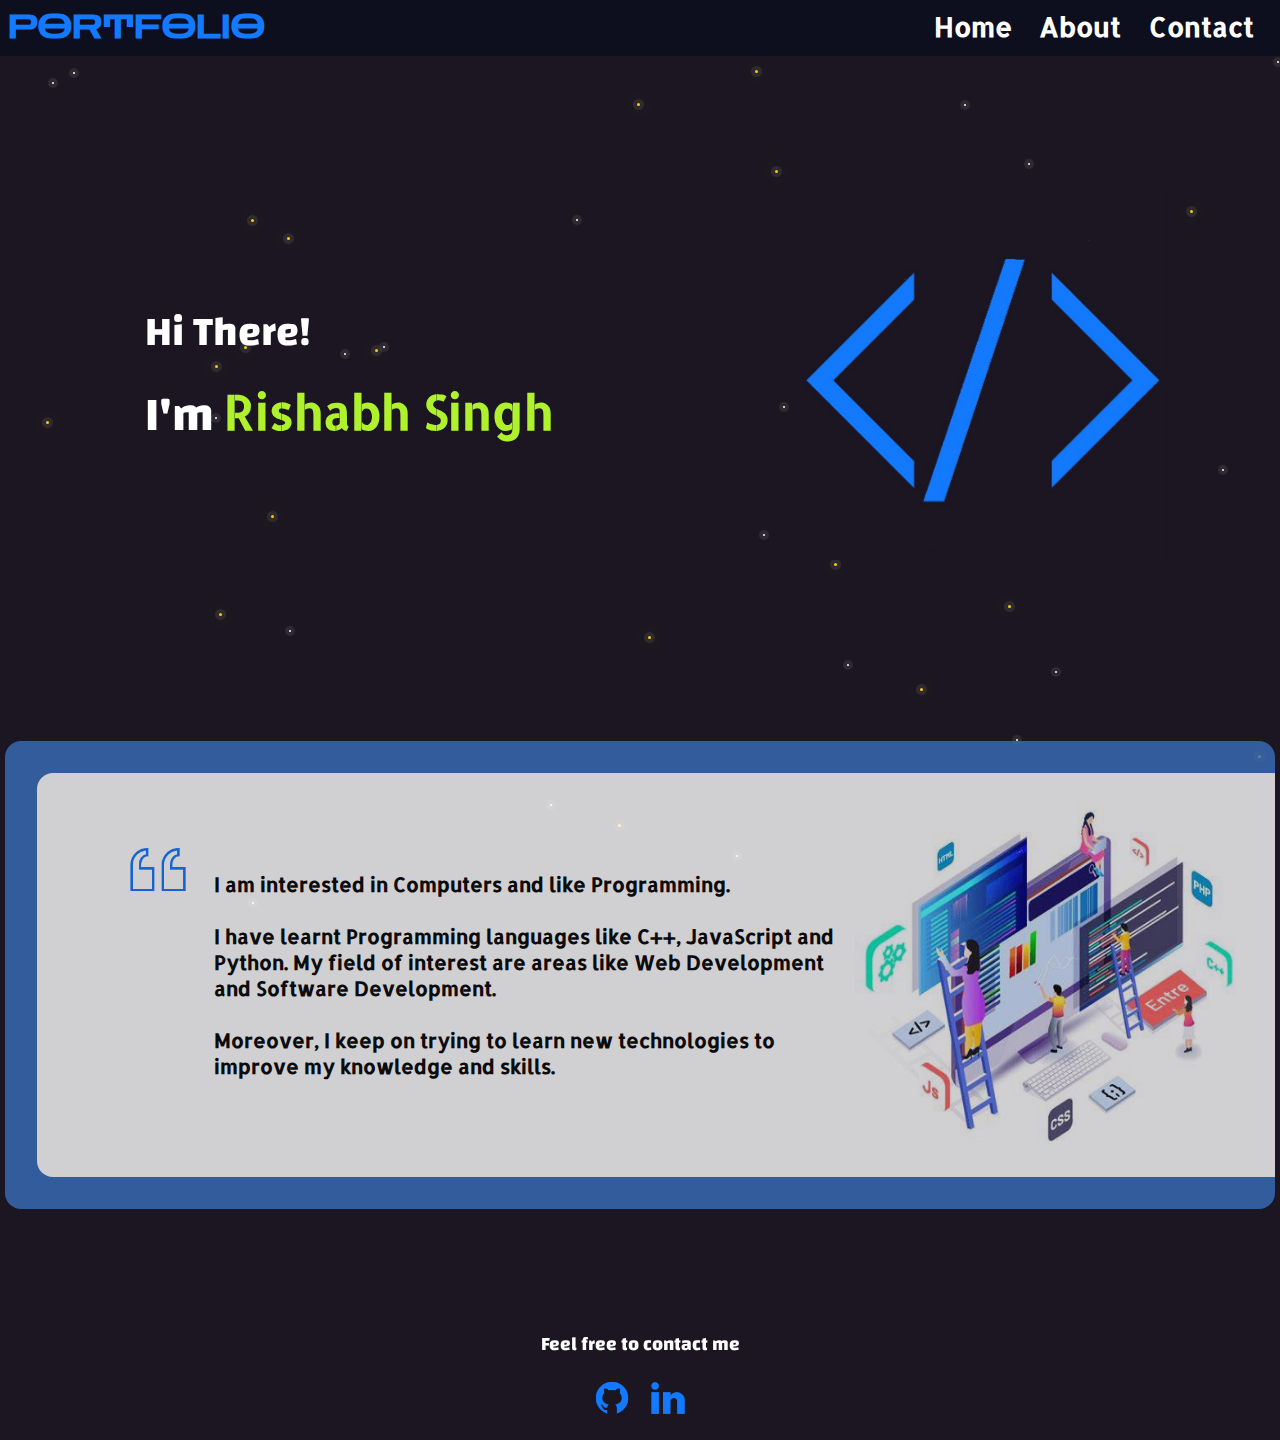
<file: index.html>
<!DOCTYPE html>
<html lang="en">

<head>
    <meta charset="UTF-8">
    <meta http-equiv="X-UA-Compatible" content="IE=edge">
    <meta name="viewport" content="width=device-width, initial-scale=1.0">
    <title>Rishabh's Portfolio</title>
    <link rel="stylesheet" href="css/styles.css">
    <script defer src="js/index.js"></script>
    <script defer src="js/tilt.jquery.js"></script>
    <script src="https://code.jquery.com/jquery-3.7.0.js"
        integrity="sha256-JlqSTELeR4TLqP0OG9dxM7yDPqX1ox/HfgiSLBj8+kM=" crossorigin="anonymous"></script>
</head>

<body>
    <header>
        <div class="hdr">
            <h1><a href="index.html">PORTFOLIO</a></h1>
            <button class="menu" onclick="perform()" id="btn">
                <div class="icon"></div>
            </button>
        </div>
        <nav class="navlist" id="nl">
            <ul>
                <li><a href="index.html">Home</a></li>
                <li><a href="about.html">About</a></li>
                <li><a href="contact.html">Contact</a></li>
            </ul>
        </nav>
    </header>
    <div class="star">
        <span class="dot"></span>
    </div>
    <main class="container">
        <div class="container1">
            <div class="container2">
                <h3 class="h3">Hi There!</h3>
                <h2 class="h2">
                    I'm <span class="nowrap name">Rishabh Singh</span><br>
                </h2>
            </div>
            <div class="animated" data-tilt>
                <figure>
                    <img src="img/web.jpg" class="animfigure" alt="dev_logo" width="100px">
                </figure>
            </div>
        </div>
        <div class="container3">
            <div class="container5">
                <section class="section3">
                    <img src="img/icons8-quote-left-100.png" class="img" alt="quote" width="100px">
                    <article class="article">
                        <ul class="articlelist">
                            <li>
                                I am interested in Computers and like Programming.
                            </li>
                            <li>
                                <br>
                                I have learnt Programming languages like C++, JavaScript and Python. My field of
                                interest are areas like Web Development and Software Development.
                            </li>
                            <li>
                                <br>
                                Moreover, I keep on trying to learn new technologies to improve my knowledge and skills.
                            </li>
                        </ul>
                    </article>
                </section>
                <figure>
                    <img src="img/OIP.jpg" class="figure" alt="" width="370px" height="370px">
                </figure>
            </div>
        </div>
        <div class="container4">
            <h4 class="h4">Feel free to contact me</h4>
            <section class="contact">
                <a href="https://github.com/Rishabh705"><img src="img/icons8-github-64.png" alt="Github Icon"
                        height="40"></a>
                <a href="https://www.linkedin.com/in/rishabh-singh-93b68223a/"><img src="img/icons8-linkedin-2-96.png"
                        alt="LinkedIn Icon" height="40"></a>
            </section>
        </div>
    </main>
</body>

</html>
</file>
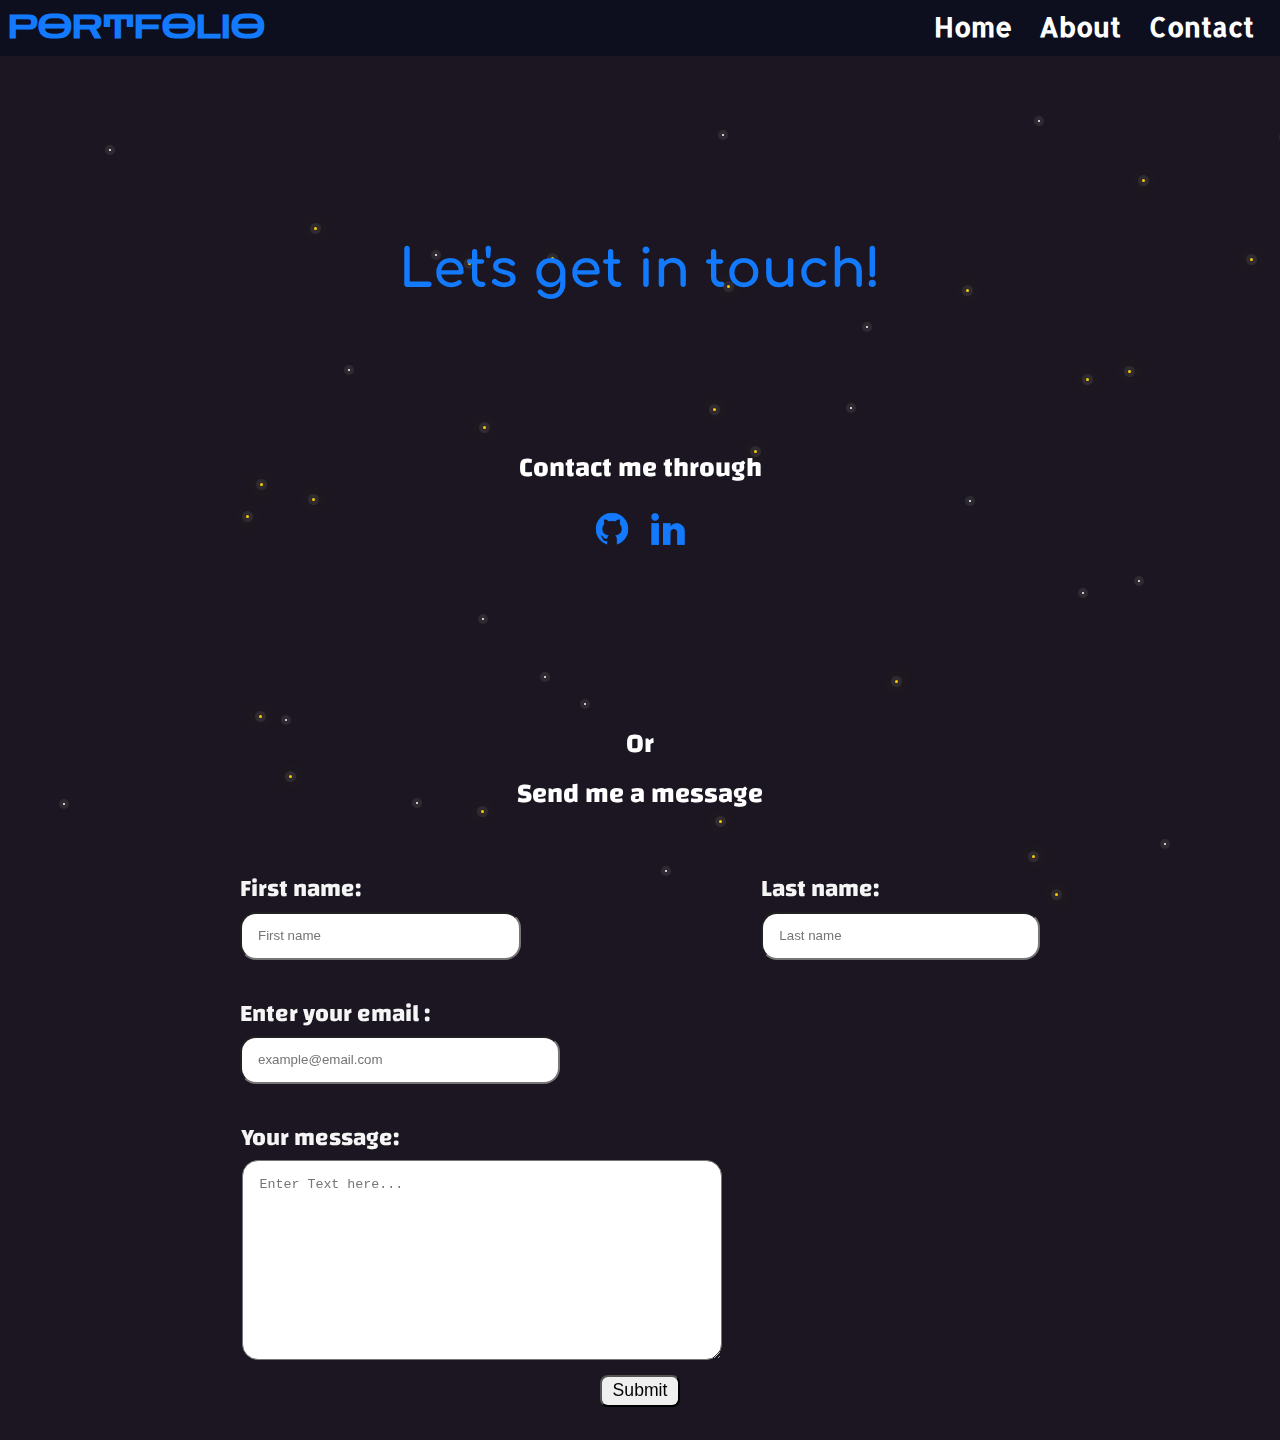
<file: contact.html>
<!DOCTYPE html>
<html lang="en">
<head>
    <meta charset="UTF-8">
    <meta http-equiv="X-UA-Compatible" content="IE=edge">
    <meta name="viewport" content="width=device-width, initial-scale=1.0">
    <title>My Portfolio</title>
    <link rel="stylesheet" href="css/contact.css">
    <script defer src="js/contact.js"></script>
</head>

<body>
    <header>
        <div class="hdr">
            <h1><a href="index.html">PORTFOLIO</a></h1>
            <button class="menu" onclick="perform()" id="btn">
                <div class="icon"></div>
            </button>
        </div>
        <nav class="navlist"  id="nl">
            <ul >
                <li><a href="index.html">Home</a></li>
                <li><a href="about.html">About</a></li>
                <li><a href="contact.html">Contact</a></li>
            </ul>
        </nav>
    </header>
    <div class="star">
        <span class="dot"></span>
    </div>
    <main class="main">
        <section class="intro">
            <div class="contact1">
                Let's get in touch!
            </div>
            <div class="contact2">
                <h3 class="h3">Contact me through</h3>
                <section class="contact">
                    <a href="https://github.com/Rishabh705"><img src="img/icons8-github-64.png" alt="Github Icon"
                            height="40"></a>
                    <a href="https://www.linkedin.com/in/rishabh-singh-93b68223a/"><img
                            src="img/icons8-linkedin-2-96.png" alt="LinkedIn Icon" height="40"></a>
                </section>
            </div>
            <div class="contact3">
                <h3 class="h3">Or</h3>
                <h3 class="h3">Send me a message</h3>
                <form class="form" id="msgfrm">
                    <div class="name">
                        <div class="fn">
                            <label for="fname">First name:</label>
                            <input type="text" id="fname" class="fname" name="fname" placeholder="First name"><br>
                        </div>
                        <div class="ln">
                            <label for="lname">Last name:</label>
                            <input type="text" id="lname" class="lname" placeholder="Last name" name="lname"><br>
                        </div>
                    </div>
                    <div class="usremail">
                        <label for="email">Enter your email :</label>
                        <input type="email" class="email" placeholder="example@email.com">
                    </div>
                    <div class="msgcon">
                        <h3 class="msg">Your message:</h3>
                        <textarea class="txtarea" form="usrform" placeholder="Enter Text here..."></textarea>
                    </div>
                    <input type="Submit" class="submit">
                </form>
            </div>
        </section>
    </main>
</body>

</html>
</file>
<file: css/styles.css>
@import url("https://fonts.googleapis.com/css2?family=Nunito&display=swap");
@import url("https://fonts.googleapis.com/css2?family=Fredoka+One&display=swap");
@import url("https://fonts.googleapis.com/css2?family=Zen+Dots&display=swap");
@import url('https://fonts.googleapis.com/css2?family=Changa&display=swap');
@import url('https://fonts.googleapis.com/css2?family=Allerta+Stencil&family=Changa&display=swap');

* {
  padding: 0;
  margin: 0;
  box-sizing: border-box;
}

.hdr {
  height: 54px;
  z-index: 1;
  display: flex;
  flex-flow: row;
  justify-content: space-between;
}

header {
  width: 100%;
  background: #0d0f1e;
  position: fixed;
  z-index: 1;
  /* border: 1px solid yellow; */
  display: flex;
  flex-flow: column;
}

@keyframes showMenu {
  0% {
    transform: scaleY(0);
  }

  80% {
    transform: scaleY(1.2);
  }

  100% {
    transform: scaleY(1);
  }
}
h1 a{
  color: #137afd;
  text-decoration: none;
}
.navlist {
  background-color: #41413d;
  display: none;
  z-index: 1;
  transform-origin: top center;
  animation: showMenu 0.5s ease-in-out forwards;
}

.navlist ul {
  list-style-type: none;
  display: flex;
  flex-flow: column nowrap;
  font-family: 'Allerta Stencil', sans-serif;
  font-weight: 800;
}

.navlist li {
  padding: 0.5rem;
  border-top: 1px solid #0d0f1e;
  font-size: 1.7rem;
}

.navlist a {
  display: block;
  text-align: center;
  width: 80%;
  margin: auto;
}

.navlist a:any-link{
  font-weight: bold;
  color: white;
  text-decoration: none;
}

.navlist a:hover,
.navlist a:focus {
  transform: scale(1.2);
  color: whitesmoke;
  transition: all 0.3s;
}

h1 {
  display: inline-block;
  padding: 6px;
  font-style: bold;
  font-size: 2rem;
  color: #137afd;
  font-family: "Zen Dots", 'Allerta Stencil', sans-serif;
  cursor: pointer;
  /* border: 1px solid yellow; */
}

/* backgorund */
.star{
  /* display: flex; */
  position: fixed;
  min-height: 100vh;
  min-width: 100vw;
}
.dot{
  /* border: 2px solid #b0f12e; */
  position: absolute;
  margin: 10px;
  z-index: -1;
  border-radius: 2rem;
}
.dot:nth-child(even){
  width: 2px;
  height: 2px;
  background: #fefefe;
  box-shadow: 0 0 0 4px #5e5e5f44,
  0 0 1rem #fefefe, 0 0 50rem #fefefe;
}
.dot:nth-child(odd){
  width: 3px;
  height: 3px;
  background: #f8ce00;
  box-shadow: 0 0 0 4px #5e5e5f44,
  0 0 1rem #f8ce00, 0 0 50rem #f8ce00;
}

body {
  font-family: "Changa";
  background-color: hsl(256, 36%, 16%);
  min-height: 160vh;
  background: #1b1621;
  display: flex;
  flex-direction: column;
}

.container {
  position: absolute;
  top: 1rem;
  display: flex;
  flex-direction: column;
  flex-grow: 1;
}

.name {
  font-family: 'Allerta Stencil', Courier, monospace;
  color: #b0f12e;
}

.nowrap {
  white-space: nowrap;
}

.container1 {
  display: flex;
  flex-flow: row;
  height: 44rem;
  justify-content:space-between;
  /* border : 2px solid yellow; */
}

.container2 {
  display: flex;
  width: 100%;
  flex-flow: column;
  /* border: 2px solid yellow; */
}

.h3 {
  color: white;
  font-size: 3rem;
  cursor: default;
}

.h2 {
  font-size: 3.3rem;
  color: rgb(255, 255, 255);
  cursor: default;
}

#head {
  margin-top: 3.5rem;
  color: whitesmoke;
  margin-left: 3.5rem;
}

.about {
  color: whitesmoke;
}

.animated {
  width: 10rem;
  transform-style: preserve-3d
}
.animfigure{
  /* border: 1px solid yellow; */
  transform: translateZ(200px);
  width: 170%;
  height: auto;
}
.container3 {
  display: flex;
  margin: 0.3rem;
  border-radius: 1rem;
  background: #3a6ebc;
  color: rgb(9, 9, 9);
  opacity: 80%;
  min-height: 468px;
  padding: 3rem 0 3rem 3rem;
}

.article {
  margin: 7.4rem 0px 7rem 10rem;
  font-size: 1.5rem;
}

.articlelist {
  list-style-type: none;
  font-family: 'Allerta Stencil', sans-serif;
  font-weight: 800;
  padding: 0.65rem;
  display: inline-block;
}

.section3 {
  position: relative;
  width: 65%;
  margin: 0;
  display: flex;
  flex-flow: column;
}

.img {
  /* display: block; */
  position: absolute;
  top: 3.6rem;
  left: 2rem;
}

.container5 {
  background-color: #fefefe;
  width: 100%;
  border-radius: 1rem 0 0 1rem;
  display: flex;
  position: relative;
}

figure {
  display: flex;
}

.figure {
  position: relative;
  top: 3.6rem;
  right: 2rem;
}

.h4 {
  text-align: center;
  font-size: 1.2rem;
  color: rgb(255, 255, 255);
  cursor: default;
}

.container4 {
  margin: 7rem auto 0 auto;
}

h2 {
  color: aliceblue;
}

.contact {
  text-align: center;
  margin-top: 1rem;
}

.contact a {
  margin-inline: 0.4rem;
}

.contact :hover {
  transform: scale(1.2)
}

/* media queries */
@media screen and (max-width:575px) {
  .hdr {
    height: 3.5rem;
  }

  header {
    display: flex;
    flex-flow: column nowrap;
    justify-content: space-between;
  }

  h1 {
    padding: 12px;
    font-size: 1.5rem;
  }

  .h2 {
    margin: auto;
    font-size: 2.2rem;
  }

  .h3 {
    margin: auto;
    font-size: 1.9rem;
  }

  .container1 {
    height: 39rem;
    flex-flow: column;
    justify-content: space-evenly;
    align-items: center;
  }

  .articlelist {
    padding-left: 1.5rem;
  }

  .articlelist li {
    font-size: 13px;
  }

  .container2 {
    top: 27vh;
  }

  .container3 {
    padding: 2rem 0 2rem 2rem;
  }

  .container5 {
    flex-flow: column;
  }
  .animfigure{
    width: 170%;
    height: auto;
  }
  .article {
    margin: 28px 30px 0px 34px;
  }

  .section3 {
    width: 100%;
  }

  .figure {
    width: 40%;
    height: auto;
    top: -0.4rem;
    right: 0rem;
  }

  figure {
    justify-content: center;
  }

  /* Menu button */
  .menu {
    position: relative;
    /* border: 1px solid yellowgreen; */
    display: flex;
    justify-content: center;
    align-items: center;
    width: 40px;
    height: 40px;
    top: 0.4rem;
    right: 1.6rem;
    background: transparent;
    border: none;
  }

  .icon,
  .icon::before,
  .icon::after {
    position: absolute;
    width: 35px;
    height: 3.5px;
    border-radius: 5px;
    background: whitesmoke;
    transition: all 0.3s;
  }

  .icon::before,
  .icon::after {
    content: " ";
  }

  .icon::before {
    transform: translate(-17.5px, -12px);
  }

  .icon::after {
    transform: translate(-17.5px, 12px);
  }

  .icon_clicked {
    background-color: transparent;
    transform: rotate(720deg)
  }

  .icon_clicked::before {
    transform: translateX(-17px) rotate(45deg);
  }

  .icon_clicked::after {
    transform: translateX(-17px) rotate(-45deg);
  }

  .img {
    width: 10%;
    width: 38px;
    top: 1.3rem;
    left: 0.7rem;
  }

  p {
    font-size: 1rem;
  }

}

@media screen and (min-width:576px) {
  .hdr {
    height: 3.5rem;
  }

  header {
    display: flex;
    flex-flow: column nowrap;
    justify-content: space-between;
  }

  h1 {
    padding: 9px 8px 8px 8px;
    font-size: 1.8rem;
  }

  .h2 {
    margin: auto;
    font-size: 2.2rem;
  }

  .h3 {
    margin: auto;
    font-size: 1.9rem;
  }

  .container1 {
    height: 39rem;
    align-items: center;
    justify-content: space-evenly;
    flex-flow: column;
  }

  .animfigure{
    width: 170%;
    height: auto;
  }

  .slash {
    width: 0.67rem;
    height: 8rem;
  }

  .articlelist {
    padding-left: 1.5rem;
  }

  .articlelist li {
    font-size: 20px;
  }

  .container2 {
    top: 28vh;
  }

  .container3 {
    padding: 2rem 0 2rem 2rem;
  }

  .container5 {
    flex-flow: column;
  }

  .article {
    margin: 40px 30px 0px 62px;
  }

  .section3 {
    width: 100%;
  }

  .figure {
    width: 40%;
    height: auto;
    top: -0.4rem;
    right: 0rem;
  }

  figure {
    justify-content: center;
  }

  /* Menu button */
  .menu {
    position: relative;
    /* border: 1px solid yellowgreen; */
    display: flex;
    justify-content: center;
    align-items: center;
    width: 48px;
    height: 48px;
    top: 0.1rem;
    right: 2rem;
    background: transparent;
    border: none;
  }

  .icon,
  .icon::before,
  .icon::after {
    position: absolute;
    width: 42px;
    height: 3.5px;
    border-radius: 5px;
    background: whitesmoke;
    transition: all 0.3s;
  }

  .icon::before,
  .icon::after {
    content: " ";
  }

  .icon::before {
    transform: translate(-21px, -12px);
  }

  .icon::after {
    transform: translate(-21px, 12px);
  }

  .icon_clicked {
    background-color: transparent;
    transform: rotate(720deg)
  }

  .icon_clicked::before {
    transform: translateX(-20px) rotate(45deg);
  }

  .icon_clicked::after {
    transform: translateX(-20px) rotate(-45deg);
  }

  .img {
    width: 10%;
    max-width: 60px;
    top: 1.3rem;
    left: 0.7rem;
  }

  p {
    font-size: 1rem;
  }
}

@media screen and (min-width:768px) {
  .hdr {
    height: 3.5rem;
  }

  header {
    display: flex;
    flex-flow: column nowrap;
    justify-content: space-between;
  }

  h1 {
    padding: 8px 8px 8px 8px;
    font-size: 2rem;
  }

  .navlist {
    display: none;
  }

  .h2 {
    margin: auto;
    font-size: 2.8rem;
  }

  .h3 {
    margin: auto;
    font-size: 2.5rem;
  }

  .container1 {
    height: 41rem;
    flex-flow: column;
  }

  .animated {
    top: 64vh;
    left: 13vw;
  }

  .articlelist li {
    font-size: 20px;
  }

  .container2 {
    top: 26vh;
  }

  .container3 {
    padding: 2rem 0 2rem 2rem;
  }

  .container5 {
    flex-flow: column;
  }

  .article {
    margin: 40px 30px 0px 62px;
  }

  .section3 {
    width: 100%;
  }

  .figure {
    width: 30%;
    height: auto;
    top: -0.4rem;
    right: 0rem;
  }

  figure {
    justify-content: center;
  }

  /* Menu button */
  .menu {
    position: relative;
    /* border: 1px solid yellowgreen; */
    display: flex;
    justify-content: center;
    align-items: center;
    width: 48px;
    height: 48px;
    top: 0.1rem;
    right: 2rem;
    background: transparent;
    border: none;
  }

  .icon,
  .icon::before,
  .icon::after {
    position: absolute;
    width: 42px;
    height: 3.5px;
    border-radius: 5px;
    background: whitesmoke;
    transition: all 0.3s;
  }

  .icon::before,
  .icon::after {
    content: " ";
  }

  .icon::before {
    transform: translate(-21px, -12px);
  }

  .icon::after {
    transform: translate(-21px, 12px);
  }

  .icon_clicked {
    background-color: transparent;
    transform: rotate(720deg)
  }

  .icon_clicked::before {
    transform: translateX(-20px) rotate(45deg);
  }

  .icon_clicked::after {
    transform: translateX(-20px) rotate(-45deg);
  }

  .img {
    width: 10%;
    max-width: 60px;
    top: 1.3rem;
    left: 0.7rem;
  }

  p {
    font-size: 1rem;
  }
}

@media screen and (min-width:992px) {
  .hdr {
    height: 3.5rem;
  }

  header {
    display: flex;
    flex-flow: row nowrap;
    justify-content: space-between;
  }

  .navlist {
    background: #0d0f1e;
    display: inline-block;
    animation: none;
  }

  .navlist li {
    margin-inline: 0.3rem;
  }

  .navlist ul {
    padding-right: 1.5rem;
    flex-flow: row nowrap;
  }

  h1 {
    padding: 8px 8px 8px 8px;
    font-size: 2rem;
  }

  .h2 {
    margin-left: 0rem;
    font-size: 2.4rem;
  }

  .h3 {
    margin-left: 0rem;
    font-size: 2.2rem;
  }

  .container1 {
    justify-content: space-around;
    height: 39rem;
    flex-flow: row;
  }
  .animated{
    width: 21rem;
    /* border: 1px solid red; */
  }
  .animfigure{
    width: 100%;
    height: auto;
  }
  .articlelist li {
    font-size: 20px;
  }

  .container2 {
    display: flex;
    width: 36%;
    align-items: center;
  }

  .container3 {
    padding: 2rem 0 2rem 2rem;
  }

  .container5 {
    flex-flow: column;
  }

  .article {
    margin: 40px 30px 0px 62px;
  }

  .section3 {
    width: 100%;
  }

  .navlist {
    display: inline;
    top: 0.05rem;
    right: 0rem;
  }

  li {
    font-size: 1.4rem;
    margin-inline: 0.7rem;
  }

  .menu {
    display: none;
  }

  .figure {
    width: 30%;
    height: auto;
    top: -0.4rem;
    right: 0rem;
  }

  figure {
    justify-content: center;
  }

  .img {
    width: 10%;
    max-width: 60px;
    top: 1.3rem;
    left: 0.7rem;
  }

  p {
    font-size: 1rem;
  }
}

@media screen and (min-width:1200px) {
  .hdr {
    height: 3.5rem;
  }

  header {
    display: flex;
    flex-flow: row nowrap;
    justify-content: space-between;
  }

  .navlist {
    background: #0d0f1e;
    display: inline-block;
    animation: none;
  }

  .navlist li {
    margin-inline: 0.3rem;
  }

  .navlist ul {
    padding-right: 1.5rem;
    flex-flow: row nowrap;
  }

  h1 {
    padding: 8px 8px 8px 8px;
    font-size: 2rem;
  }

  .h2 {
    margin-left: 2rem;
    font-size: 3.0rem;
  }

  .h3 {
    margin-left: 2rem;
    font-size: 2.6rem;
  }

  .container1 {
    height: 45rem;
    flex-flow: row;
  }
  .animated{
    width: 23rem;
    /* border: 1px solid red; */
  }
  .animfigure{
    width: 100%;
    height: auto;
  }
  .articlelist li {
    font-size: 20px;
  }

  .navlist {
    display: inline;
    top: 0.05rem;
    right: 0rem;
  }

  li {
    font-size: 1.4rem;
    margin-inline: 0.7rem;
  }

  .menu {
    display: none;
  }

  .container2 {
    top: 36vh;
    left: 0vw;
  }

  .container3 {
    padding: 2rem 0 2rem 2rem;
  }

  .container5 {
    flex-flow: row;
  }

  .article {
    margin: 40px 30px 0px 62px;
  }

  .section3 {
    margin-left: 5rem;
    margin-top: 3rem;
    width: 70%;
  }

  .figure {
    width: 100%;
    height: auto;
    top: 0rem;
    right: 2rem;
  }

  figure {
    justify-content: center;
  }

  /* Menu button */

  .img {
    width: 10%;
    max-width: 60px;
    top: 1.3rem;
    left: 0.7rem;
  }

  p {
    font-size: 1rem;
  }
}

@media screen and (max-height:425px) and (min-aspect-ratio:7/4) {
  header {
    /* border: 1px solid yellow; */
    height: 47px;
  }

  h1 {
    padding: 4px;
    font-size: 2rem;
    /* border: 1px solid yellow; */
  }

  .navlist {
    font-size: 26px;
    padding: 8px;
  }

  .h3 {
    font-size: min(350%, 400px);
  }

  .h2 {
    font-size: min(220%, 400px);
  }

  .contact {
    margin-top: 3rem;
    margin-bottom: 1rem;
  }

}
</file>
<file: css/contact.css>
@import url("https://fonts.googleapis.com/css2?family=Nunito&display=swap");
@import url("https://fonts.googleapis.com/css2?family=Fredoka+One&display=swap");
@import url("https://fonts.googleapis.com/css2?family=Zen+Dots&display=swap");
@import url('https://fonts.googleapis.com/css2?family=Changa&display=swap');
@import url('https://fonts.googleapis.com/css2?family=Allerta+Stencil&family=Changa&display=swap');
@import url('https://fonts.googleapis.com/css2?family=Comfortaa&display=swap');

* {
  padding: 0;
  margin: 0;
  box-sizing: border-box;
}

.hdr {
  height: 54px;
  z-index: 1;
  display: flex;
  flex-flow: row;
  justify-content: space-between;
}

header {
  width: 100%;
  background: #0d0f1e;
  position: fixed;
  z-index: 1;
  /* border: 1px solid yellow; */
  display: flex;
  flex-flow: column;
}


@keyframes showMenu {
  0% {
    transform: scaleY(0);
  }

  80% {
    transform: scaleY(1.2);
  }

  100% {
    transform: scaleY(1);
  }
}

h1 a {
  color: #137afd;
  text-decoration: none;
}

.navlist {
  background-color: #41413d;
  display: none;
  z-index: 2;
  transform-origin: top center;
  animation: showMenu 0.5s ease-in-out forwards;
}

.navlist ul {
  list-style-type: none;
  display: flex;
  flex-flow: column nowrap;
  font-family: 'Allerta Stencil', sans-serif;
  font-weight: 800;
}

.navlist li {
  padding: 0.5rem;
  border-top: 1px solid #0d0f1e;
  font-size: 1.7rem;
}

.navlist a {
  display: block;
  text-align: center;
  width: 80%;
  margin: auto;
}

.navlist a:any-link {
  font-weight: bold;
  color: white;
  text-decoration: none;
}

.navlist a:hover,
.navlist a:focus {
  transform: scale(1.2);
  color: whitesmoke;
  transition: all 0.3s;
}

h1 {
  display: inline-block;
  font-size: 2rem;
  color: #137afd;
  font-family: "Zen Dots", 'Allerta Stencil', sans-serif;
  cursor: pointer;
  /* border: 1px solid yellow; */
}

/* backgorund */
.star {
  /* display: flex; */
  position: fixed;
  min-height: 100vh;
  min-width: 100vw;
}

.dot {
  /* border: 2px solid #b0f12e; */
  position: absolute;
  margin: 10px;
  z-index: -1;
  border-radius: 2rem;
}

.dot:nth-child(even) {
  width: 2px;
  height: 2px;
  background: #fefefe;
  box-shadow: 0 0 0 4px #5e5e5f44,
    0 0 1rem #fefefe, 0 0 50rem #fefefe;
}

.dot:nth-child(odd) {
  width: 3px;
  height: 3px;
  background: #f8ce00;
  box-shadow: 0 0 0 4px #5e5e5f44,
    0 0 1rem #f8ce00, 0 0 50rem #f8ce00;
}

body {
  font-family: "Changa";
  background-color: hsl(256, 36%, 16%);
  min-height: 160vh;
  background: #1b1621;
  display: flex;
  flex-direction: column;
}

.main {
  /* margin: auto; */
  z-index: 0;
}
  .h3 {
    text-align: center;
    font-size: 2.2rem;
    color: rgb(255, 255, 255);
    cursor: default;
  }

  .contact {
    text-align: center;
    margin-top: 1rem;
  }

  .contact a {
    margin-inline: 0.4rem;
  }

  .contact :hover {
    transform: scale(1.2)
  }

  .contact1 {
    width: 100%;
    text-align: center;
    font-family: 'Comfortaa', cursive;
    font-weight: bolder;
    font-size: 3.5rem;
    color: #137afd;
    margin-top: 15rem;
  }

  .contact2 {
    margin-top: 9rem;
    color: whitesmoke;
  }

  .contact3 {
    width: 100%;
    margin-top: 9rem;
    font-size: 2rem;
    font-weight: bold;
    color: whitesmoke;
  }

  .intro {
    display: flex;
    flex-flow: column;
    width: 100%;
    height: 85rem;
    /* border: 1px solid yellowgreen; */
  }

  .form {
    display: flex;
    flex-flow: row;
    margin-top: 3rem;
    /* justify-content: space-between; */
  }

  .name {
    display: flex;
    flex-flow: column;
    width: 30%;
    margin-left: 4rem;
    margin-top: 0.5rem;
  }

  .msgcon {
    width: 40%;
    padding-left: 3rem;
  }

  .fname,
  .lname {
    /* border: 2px solid red; */
    padding-left: 1rem;
    border-radius: 1rem;
    height: 3rem;
  }

  .txtarea {
    padding: 1rem;
    border-radius: 1rem;
    width: 270px;
    height: 100px;
  }

  .submit {
    border-radius: 0.5rem;
    width: 5rem;
    height: 2rem;
    font-size: 1.1rem;
  }

  /* media queries */
  @media screen and (max-width:575px) {
    .hdr {
      height: 3.5rem;
    }

    header {
      display: flex;
      flex-flow: column;
    }

    h1 {
      padding: 12px;
      font-size: 1.5rem;
    }


    .contact1 {
      font-size: 3.3rem;
      margin-top: 9rem;
    }

    .h3 {
      font-size: 1.5rem;
    }

    .contact3 {
      margin-top: 7rem;
      font-size: 1.5rem;
    }

    .form {
      flex-flow: column;
      align-items: center;
      gap: 2rem;
    }

    .name {
      width: 16rem;
      margin-left: 3.3rem;
      margin-top: 0.5rem;
      display: flex;
      flex-flow: column;
      gap: 2rem;
      margin-left: 0rem;
      margin-top: 0.5rem;
    }

    .usremail {
      display: flex;
      flex-flow: column;
      padding-left: 0rem;
    }

    .email {
      padding-left: 1rem;
      border-radius: 1rem;
      height: 3rem;
      width: 16rem;
    }

    .msgcon {
      width: 16.5rem;
      padding-left: 0rem;
    }

    .fname,
    .lname {
      /* border: 2px solid red; */
      border-radius: 1rem;
      height: 3rem;
      width: 16rem;
    }

    .txtarea {
      margin-left: 0.4rem;
      width: 16rem;
      height: 100px;
    }

    .msg {
      font-size: 1.5rem;
      margin-left: 0.3rem;
    }

    .submit {
      border-radius: 0.5rem;
      margin-top: -2rem;
      margin-left: -10.5rem;
      width: 5rem;
      height: 2rem;
    }

    /* Menu button */
    .menu {
      position: relative;
      /* border: 1px solid yellowgreen; */
      display: flex;
      justify-content: center;
      align-items: center;
      width: 40px;
      height: 40px;
      top: 0.4rem;
      right: 1.6rem;
      background: transparent;
      border: none;
    }

    .icon,
    .icon::before,
    .icon::after {
      position: absolute;
      width: 35px;
      height: 3.5px;
      border-radius: 5px;
      background: whitesmoke;
      transition: all 0.3s;
    }

    .icon::before,
    .icon::after {
      content: " ";
    }

    .icon::before {
      transform: translate(-17.5px, -12px);
    }

    .icon::after {
      transform: translate(-17.5px, 12px);
    }

    .icon_clicked {
      background-color: transparent;
      transform: rotate(720deg)
    }

    .icon_clicked::before {
      transform: translateX(-20px) rotate(45deg);
    }

    .icon_clicked::after {
      transform: translateX(-20px) rotate(-45deg);
    }

  }

  @media screen and (min-width:576px) {
    .hdr {
      height: 3.5rem;
    }

    header {
      display: flex;
      flex-flow: column nowrap;
      justify-content: space-between;
    }

    h1 {
      padding: 8px;
      font-size: 1.8rem;
    }

    .contact1 {
      font-size: 3.3rem;
    }

    .h3 {
      font-size: 1.7rem;
    }

    .contact3 {
      font-size: 1.5rem;
    }

    .form {
      flex-flow: column;
      padding-left: 25vw;
      gap: 2rem;
    }

    .name {
      width: 16rem;
      margin-left: 3.3rem;
      margin-top: 0.5rem;
      display: flex;
      flex-flow: column;
      gap: 2rem;
      margin-left: 0rem;
      margin-top: 0.5rem;
    }

    .usremail {
      display: flex;
      flex-flow: column;
      padding-left: 0rem;
    }

    .email {
      padding-left: 1rem;
      border-radius: 1rem;
      height: 3rem;
      width: 16rem;
    }

    .msgcon {
      width: 16.5rem;
      padding-left: 0rem;
    }

    .fname,
    .lname {
      /* border: 2px solid red; */
      border-radius: 1rem;
      height: 3rem;
      width: 100%;
    }

    .txtarea {
      margin-left: 0.4rem;
      width: 25rem;
      height: 100px;
    }

    .msg {
      font-size: 1.5rem;
      margin-left: 0.3rem;
    }

    .submit {
      border-radius: 0.5rem;
      margin-top: -2rem;
      margin-left: 0.5rem;
      width: 5rem;
      height: 2rem;
    }


    /* Menu button */
    .menu {
      position: relative;
      /* border: 1px solid yellowgreen; */
      display: flex;
      justify-content: center;
      align-items: center;
      width: 48px;
      height: 48px;
      top: 0.1rem;
      right: 2rem;
      background: transparent;
      border: none;
    }

    .icon,
    .icon::before,
    .icon::after {
      position: absolute;
      width: 42px;
      height: 3.5px;
      border-radius: 5px;
      background: whitesmoke;
      transition: all 0.3s;
    }

    .icon::before,
    .icon::after {
      content: " ";
    }

    .icon::before {
      transform: translate(-21px, -12px);
    }

    .icon::after {
      transform: translate(-21px, 12px);
    }

    .icon_clicked {
      background-color: transparent;
      transform: rotate(720deg)
    }

    .icon_clicked::before {
      transform: translateX(-20px) rotate(45deg);
    }

    .icon_clicked::after {
      transform: translateX(-20px) rotate(-45deg);
    }
  }

  @media screen and (min-width:768px) {
    .hdr {
      height: 3.5rem;
    }

    header {
      display: flex;
      flex-flow: column nowrap;
      justify-content: space-between;
    }

    h1 {
      padding: 8px;
      font-size: 1.8rem;
    }

    .contact1 {
      font-size: 3.3rem;
    }

    .h3 {
      font-size: 1.7rem;
    }

    .contact3 {
      font-size: 1.5rem;
      margin-top: 5.7rem;
    }

    .form {
      align-items: center;
      margin-left: 0rem;
      padding-left: 0rem;
      flex-flow: column;
      gap: 2rem;
    }

    .name {
      display: flex;
      flex-flow: row;
      gap: 6rem;
      width: 37rem;
      margin-left: 0rem;
      margin-top: 0rem;
    }

    .usremail {
      padding-left: 0rem;
      margin-left: -17rem;
    }

    .msgcon {
      width: 37.5rem;
      margin-left: 0rem;
      padding-left: 0rem;
    }

    .submit {
      border-radius: 0.5rem;
      margin-left: 0rem;
      width: 5rem;
      height: 2rem;
    }

    .email {
      padding-left: 1rem;
      border-radius: 1rem;
      height: 3rem;
      width: 20rem;
    }

    .fname,
    .lname {
      /* border: 2px solid red; */
      border-radius: 1rem;
      height: 3rem;
      width: 100%;
    }

    .txtarea {
      margin-left: 0.4rem;
      width: 30rem;
      height: 100px;
    }

    .msg {
      font-size: 1.5rem;
      margin-left: 0.3rem;
    }


    /* Menu button */
    .menu {
      position: relative;
      /* border: 1px solid yellowgreen; */
      display: flex;
      justify-content: center;
      align-items: center;
      width: 48px;
      height: 48px;
      top: 0.1rem;
      right: 2rem;
      background: transparent;
      border: none;
    }

    .icon,
    .icon::before,
    .icon::after {
      position: absolute;
      width: 42px;
      height: 3.5px;
      border-radius: 5px;
      background: whitesmoke;
      transition: all 0.3s;
    }

    .icon::before,
    .icon::after {
      content: " ";
    }

    .icon::before {
      transform: translate(-21px, -12px);
    }

    .icon::after {
      transform: translate(-21px, 12px);
    }

    .icon_clicked {
      background-color: transparent;
      transform: rotate(720deg)
    }

    .icon_clicked::before {
      transform: translateX(-20px) rotate(45deg);
    }

    .icon_clicked::after {
      transform: translateX(-20px) rotate(-45deg);
    }

  }

  @media screen and (min-width:992px) {
    .hdr {
      height: 3.5rem;
    }

    header {
      display: flex;
      flex-flow: row nowrap;
      justify-content: space-between;
    }

    .navlist {
      background: #0d0f1e;
      display: inline-block;
      animation: none;
    }

    .navlist li {
      margin-inline: 0.3rem;
    }

    .navlist ul {
      padding-right: 1.5rem;
      flex-flow: row nowrap;
    }

    h1 {
      padding: 8px 8px 8px 8px;
      font-size: 2rem;
    }

    .contact1 {
      font-size: 3.3rem;
    }

    .h3 {
      font-size: 1.7rem;
    }

    .contact3 {
      font-size: 1.5rem;
      margin-top: 5.5rem;
    }

    .form {
      align-items: center;
      margin-left: 0rem;
      padding-left: 0rem;
      flex-flow: column;
      gap: 2rem;
    }

    .name {
      display: flex;
      flex-flow: row;
      gap: 6rem;
      width: 37rem;
      margin-left: 0rem;
      margin-top: 0rem;
    }

    .usremail {
      padding-left: 0rem;
      margin-left: -17rem;
    }

    .msgcon {
      width: 37.5rem;
      margin-left: 0rem;
      padding-left: 0rem;
    }

    .submit {
      border-radius: 0.5rem;
      margin-left: 0rem;
      width: 5rem;
      height: 2rem;
    }

    .fname,
    .lname {
      /* border: 2px solid red; */
      border-radius: 1rem;
      height: 3rem;
      width: 100%;
    }

    .txtarea {
      margin-left: 0.4rem;
      width: 30rem;
      height: 200px;
    }

    .msg {
      font-size: 1.5rem;
      margin-left: 0.3rem;
    }

    .menu {
      display: none;
    }
  }

  @media screen and (min-width:1200px) {
    .hdr {
      height: 3.5rem;
    }

    header {
      display: flex;
      flex-flow: row nowrap;
      justify-content: space-between;
    }

    .navlist {
      background: #0d0f1e;
      display: inline-block;
      animation: none;
    }

    .navlist ul {
      padding-right: 1.5rem;
      flex-flow: row nowrap;
    }

    h1 {
      padding: 8px 8px 8px 8px;
      font-size: 2rem;
    }

    .contact1 {
      font-size: 3.3rem;
    }

    .h3 {
      font-size: 1.7rem;
    }

    .contact3 {
      font-size: 1.5rem;
      margin-top: 10rem;
    }

    .form {
      height: 35rem;
      align-items: center;
      margin-left: 0rem;
      padding-left: 0rem;
      flex-flow: column;
      gap: 2rem;
    }

    .name {
      display: flex;
      flex-flow: row;
      gap: 15rem;
      width: 50rem;
      margin-left: 0rem;
      margin-top: 0rem;
    }

    .usremail {
      padding-left: 0rem;
      margin-left: -30rem;
    }

    .msgcon {
      width: 37.5rem;
      margin-left: -13rem;
      padding-left: 0rem;
    }

    .submit {
      border-radius: 0.5rem;
      margin-left: 0rem;
      width: 5rem;
      height: 2rem;
    }

    .fname,
    .lname {
      /* border: 2px solid red; */
      border-radius: 1rem;
      height: 3rem;
      width: 100%;
    }

    .txtarea {
      margin-left: 0.4rem;
      width: 30rem;
      height: 200px;
    }

    .msg {
      font-size: 1.5rem;
      margin-left: 0.3rem;
    }

    .menu {
      display: none;
    }
  }

  @media screen and (max-height:425px) and (min-aspect-ratio:7/4) {
    header {
      /* border: 1px solid yellow; */
      height: 47px;
    }

    h1 {
      font-size: 2rem;
      /* border: 1px solid yellow; */
    }

    .navlist {
      font-size: 26px;
      padding: 8px;
    }

    .h3 {
      font-size: min(350%, 400px);
    }

    .contact1 {
      font-size: 3.3rem;
      margin-top: 9rem;
    }

    .h3 {
      font-size: 1.7rem;
    }

    .contact3 {
      font-size: 1.5rem;
      margin-top: 4rem;
    }

    .form {
      align-items: center;
      margin-left: 0rem;
      padding-left: 0rem;
      flex-flow: column;
      gap: 2rem;
    }

    .name {
      display: flex;
      flex-flow: row;
      gap: 6rem;
      width: 32rem;
      margin-left: 0rem;
      margin-top: 0rem;
    }

    .usremail {
      padding-left: 0rem;
      margin-left: 0rem;
      width: 32rem
    }

    .msgcon {
      width: 32.5rem;
      margin-left: 0rem;
      padding-left: 0rem;
    }

    .submit {
      border-radius: 0.5rem;
      margin-left: 0rem;
      width: 5rem;
      height: 2rem;
    }



    .fname,
    .lname {
      /* border: 2px solid red; */
      border-radius: 1rem;
      height: 3rem;
      width: 100%;
    }

    .txtarea {
      margin-left: 0.4rem;
      width: 20rem;
      height: 100px;
    }

    .msg {
      font-size: 1.5rem;
      margin-left: 0.3rem;
    }


    .contact {
      margin-top: 3rem;
      margin-bottom: 1rem;
    }


  }
</file>
